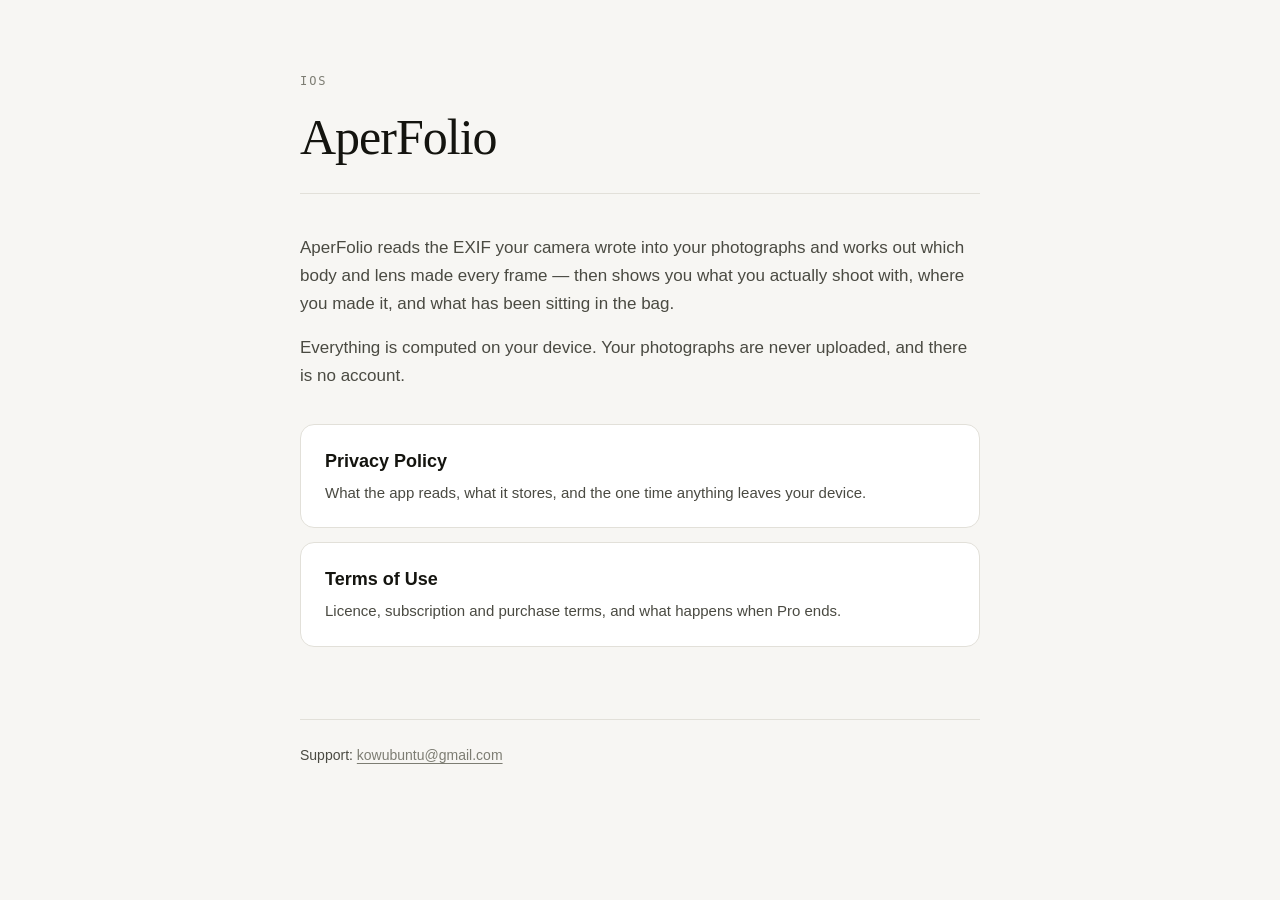
<file: index.html>
<!doctype html>
<html lang="en">
<head>
<meta charset="utf-8">
<meta name="viewport" content="width=device-width, initial-scale=1">
<title>AperFolio</title>
<meta name="description" content="A portfolio for the gear you shoot with. Privacy policy and terms of use.">
<link rel="stylesheet" href="style.css">
</head>
<body>
<div class="wrap">

<header class="masthead">
  <p class="eyebrow">iOS</p>
  <h1>AperFolio</h1>
</header>

<p>
  AperFolio reads the EXIF your camera wrote into your photographs and works out
  which body and lens made every frame — then shows you what you actually shoot
  with, where you made it, and what has been sitting in the bag.
</p>
<p>
  Everything is computed on your device. Your photographs are never uploaded,
  and there is no account.
</p>

<div class="cards">
  <a class="card" href="privacy.html">
    <div class="t">Privacy Policy</div>
    <div class="d">What the app reads, what it stores, and the one time anything leaves your device.</div>
  </a>
  <a class="card" href="terms.html">
    <div class="t">Terms of Use</div>
    <div class="d">Licence, subscription and purchase terms, and what happens when Pro ends.</div>
  </a>
</div>

<footer>
  <p>Support: <a href="mailto:kowubuntu@gmail.com">kowubuntu@gmail.com</a></p>
</footer>

</div>
</body>
</html>
</file>
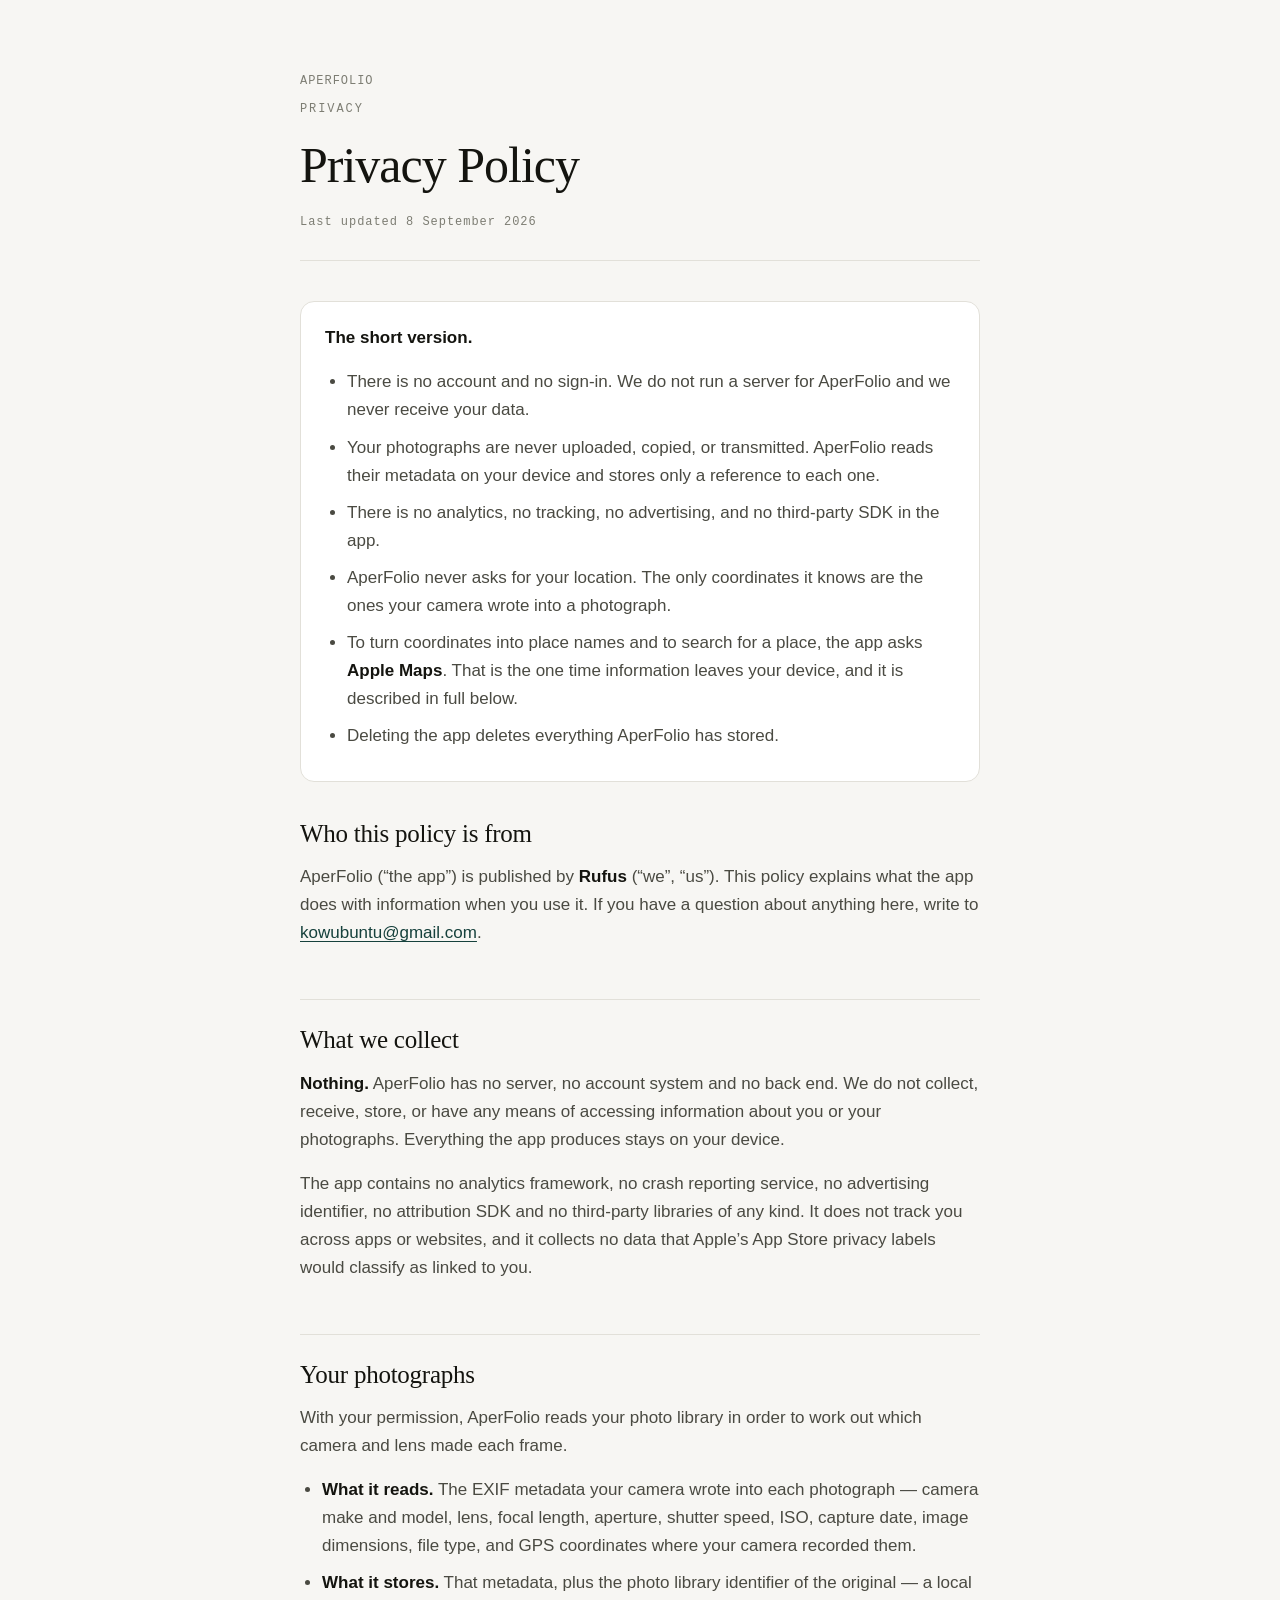
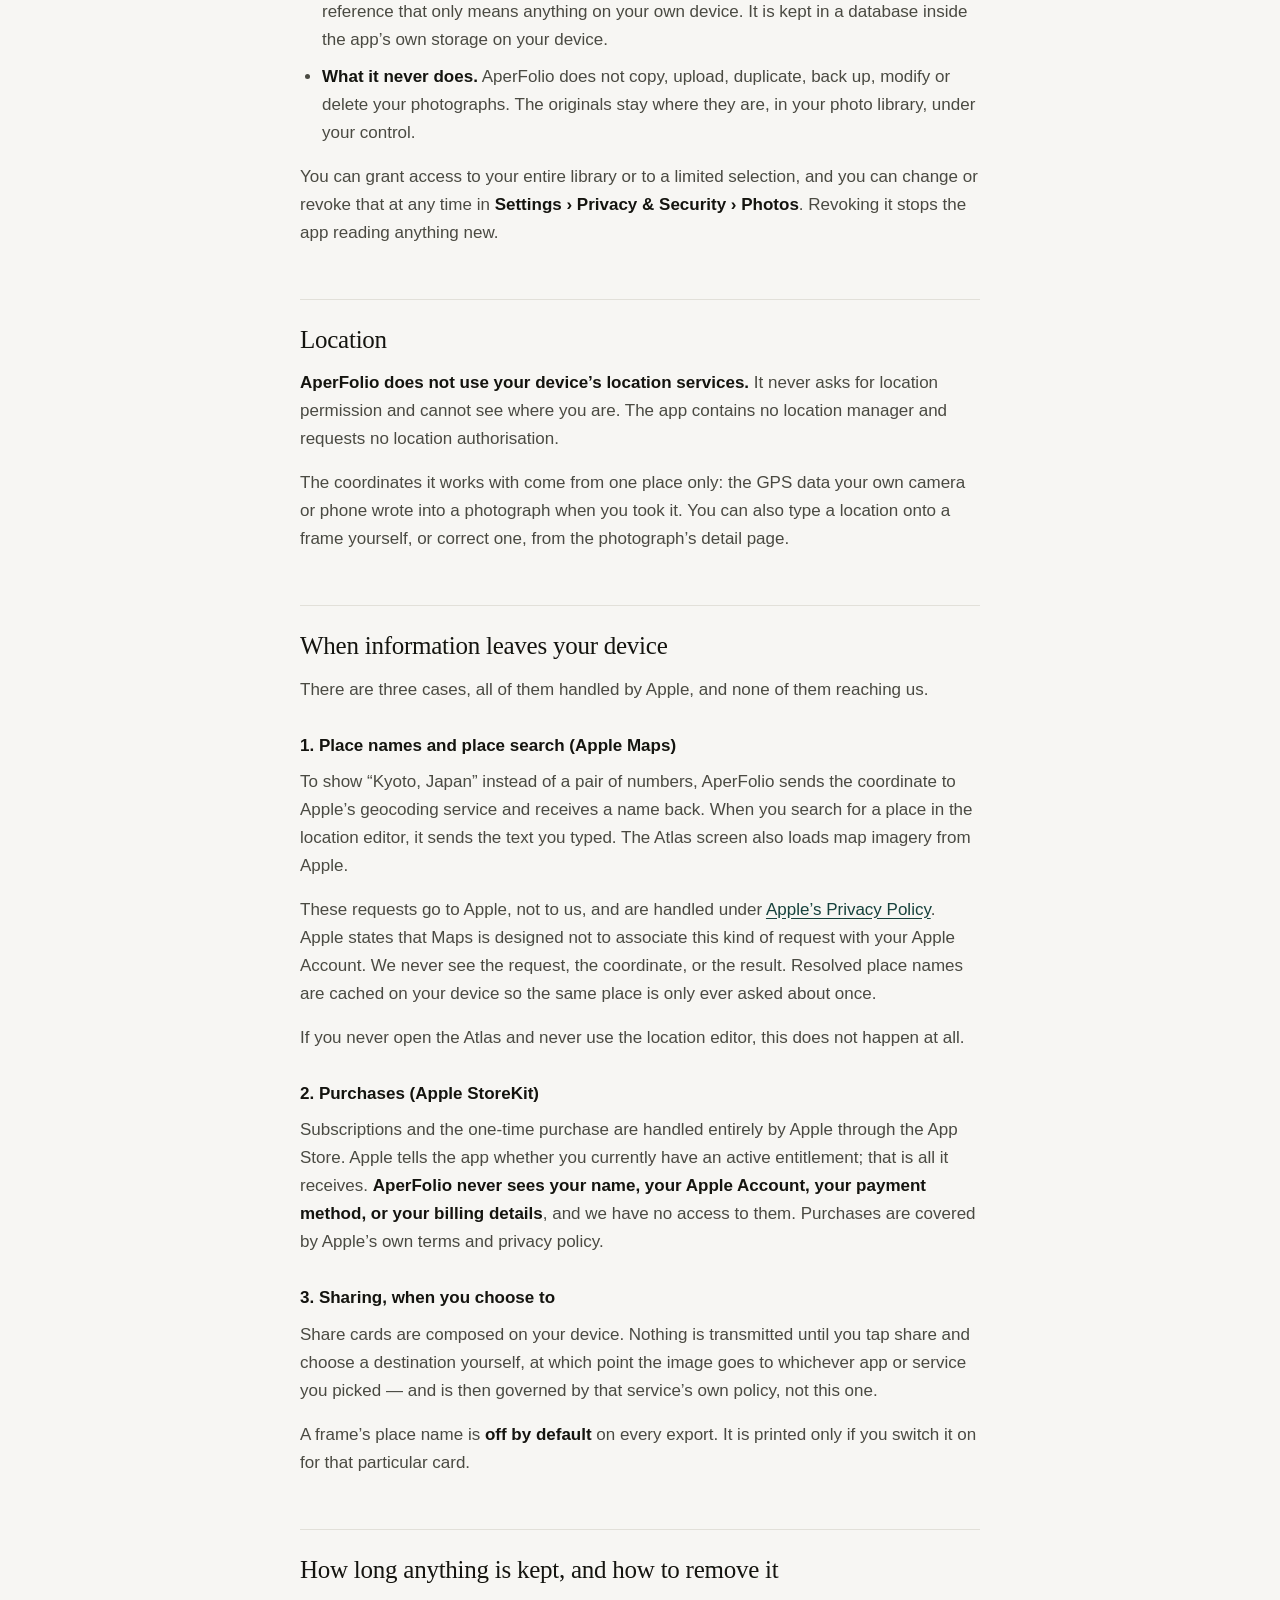
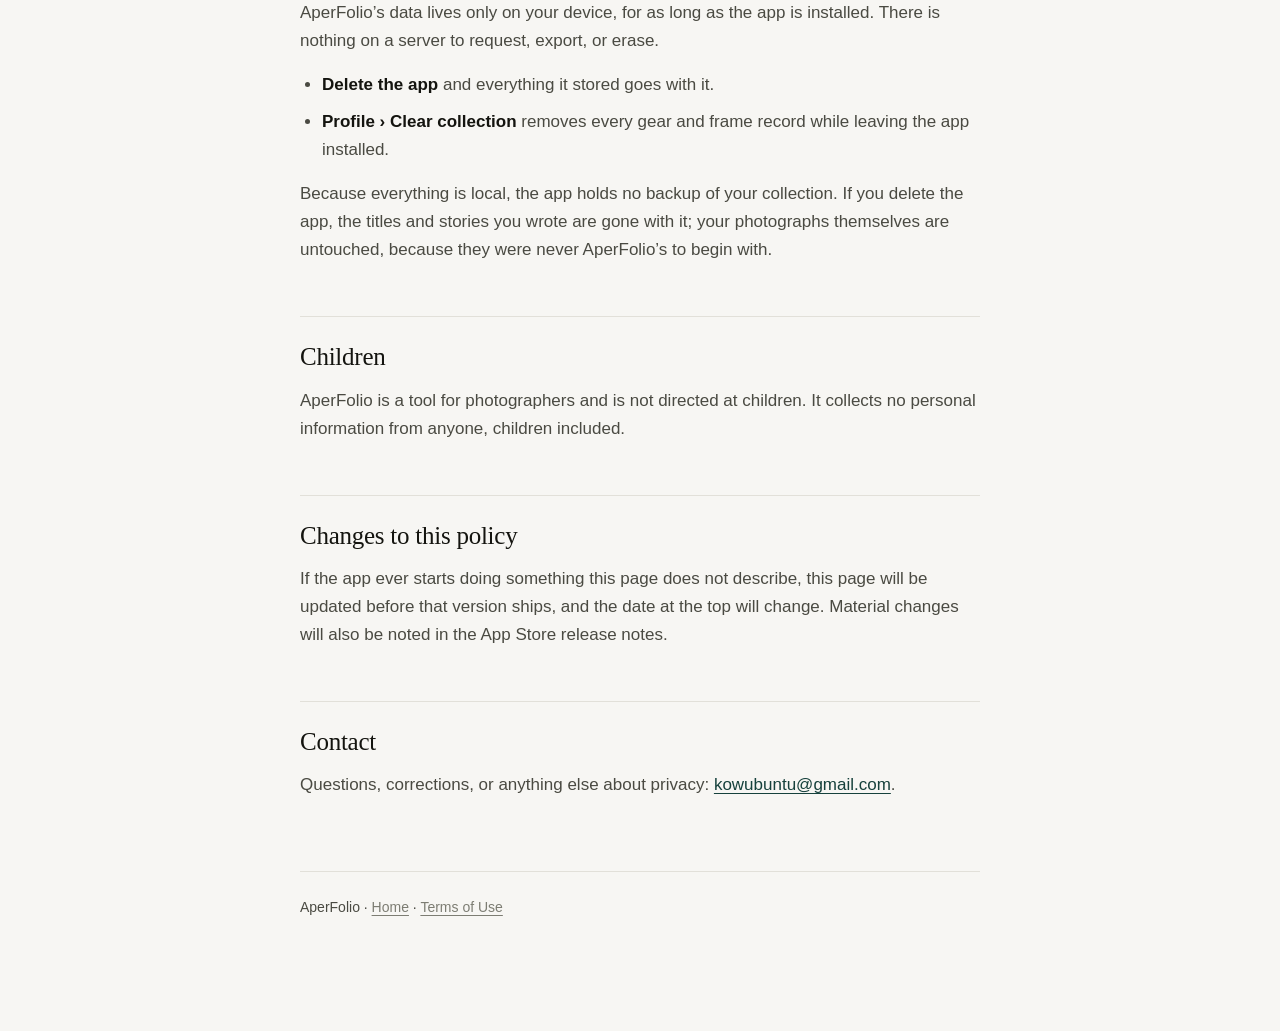
<file: privacy.html>
<!doctype html>
<html lang="en">
<head>
<meta charset="utf-8">
<meta name="viewport" content="width=device-width, initial-scale=1">
<title>Privacy Policy — AperFolio</title>
<meta name="description" content="How AperFolio handles your photographs and your data. Nothing is uploaded, and there is no account.">
<link rel="stylesheet" href="style.css">
</head>
<body>
<div class="wrap">

<header class="masthead">
  <nav class="crumbs"><a href="./">AperFolio</a></nav>
  <p class="eyebrow">Privacy</p>
  <h1>Privacy Policy</h1>
  <p class="updated">Last updated 8 September 2026</p>
</header>

<div class="summary">
  <p><strong>The short version.</strong></p>
  <ul>
    <li>There is no account and no sign-in. We do not run a server for AperFolio and we never receive your data.</li>
    <li>Your photographs are never uploaded, copied, or transmitted. AperFolio reads their metadata on your device and stores only a reference to each one.</li>
    <li>There is no analytics, no tracking, no advertising, and no third-party SDK in the app.</li>
    <li>AperFolio never asks for your location. The only coordinates it knows are the ones your camera wrote into a photograph.</li>
    <li>To turn coordinates into place names and to search for a place, the app asks <strong>Apple Maps</strong>. That is the one time information leaves your device, and it is described in full below.</li>
    <li>Deleting the app deletes everything AperFolio has stored.</li>
  </ul>
</div>

<h2>Who this policy is from</h2>
<p>
  AperFolio (“the app”) is published by <strong>Rufus</strong>
  (“we”, “us”). This policy explains what the app does with information when you use it.
  If you have a question about anything here, write to
  <a href="mailto:kowubuntu@gmail.com">kowubuntu@gmail.com</a>.
</p>

<h2>What we collect</h2>
<p>
  <strong>Nothing.</strong> AperFolio has no server, no account system and no
  back end. We do not collect, receive, store, or have any means of accessing
  information about you or your photographs. Everything the app produces stays
  on your device.
</p>
<p>
  The app contains no analytics framework, no crash reporting service, no
  advertising identifier, no attribution SDK and no third-party libraries of
  any kind. It does not track you across apps or websites, and it collects no
  data that Apple’s App Store privacy labels would classify as linked to you.
</p>

<h2>Your photographs</h2>
<p>
  With your permission, AperFolio reads your photo library in order to work out
  which camera and lens made each frame.
</p>
<ul>
  <li>
    <strong>What it reads.</strong> The EXIF metadata your camera wrote into each
    photograph — camera make and model, lens, focal length, aperture, shutter
    speed, ISO, capture date, image dimensions, file type, and GPS coordinates
    where your camera recorded them.
  </li>
  <li>
    <strong>What it stores.</strong> That metadata, plus the photo library
    identifier of the original — a local reference that only means anything on
    your own device. It is kept in a database inside the app’s own storage on
    your device.
  </li>
  <li>
    <strong>What it never does.</strong> AperFolio does not copy, upload,
    duplicate, back up, modify or delete your photographs. The originals stay
    where they are, in your photo library, under your control.
  </li>
</ul>
<p>
  You can grant access to your entire library or to a limited selection, and you
  can change or revoke that at any time in <strong>Settings › Privacy &amp;
  Security › Photos</strong>. Revoking it stops the app reading anything new.
</p>

<h2>Location</h2>
<p>
  <strong>AperFolio does not use your device’s location services.</strong> It
  never asks for location permission and cannot see where you are. The app
  contains no location manager and requests no location authorisation.
</p>
<p>
  The coordinates it works with come from one place only: the GPS data your own
  camera or phone wrote into a photograph when you took it. You can also type a
  location onto a frame yourself, or correct one, from the photograph’s detail
  page.
</p>

<h2>When information leaves your device</h2>
<p>
  There are three cases, all of them handled by Apple, and none of them
  reaching us.
</p>

<h3>1. Place names and place search (Apple Maps)</h3>
<p>
  To show “Kyoto, Japan” instead of a pair of numbers, AperFolio sends the
  coordinate to Apple’s geocoding service and receives a name back. When you
  search for a place in the location editor, it sends the text you typed. The
  Atlas screen also loads map imagery from Apple.
</p>
<p>
  These requests go to Apple, not to us, and are handled under
  <a href="https://www.apple.com/legal/privacy/" rel="noopener">Apple’s Privacy
  Policy</a>. Apple states that Maps is designed not to associate this kind of
  request with your Apple Account. We never see the request, the coordinate, or
  the result. Resolved place names are cached on your device so the same place
  is only ever asked about once.
</p>
<p>
  If you never open the Atlas and never use the location editor, this does not
  happen at all.
</p>

<h3>2. Purchases (Apple StoreKit)</h3>
<p>
  Subscriptions and the one-time purchase are handled entirely by Apple through
  the App Store. Apple tells the app whether you currently have an active
  entitlement; that is all it receives. <strong>AperFolio never sees your name,
  your Apple Account, your payment method, or your billing details</strong>, and
  we have no access to them. Purchases are covered by Apple’s own terms and
  privacy policy.
</p>

<h3>3. Sharing, when you choose to</h3>
<p>
  Share cards are composed on your device. Nothing is transmitted until you tap
  share and choose a destination yourself, at which point the image goes to
  whichever app or service you picked — and is then governed by that service’s
  own policy, not this one.
</p>
<p>
  A frame’s place name is <strong>off by default</strong> on every export. It is
  printed only if you switch it on for that particular card.
</p>

<h2>How long anything is kept, and how to remove it</h2>
<p>
  AperFolio’s data lives only on your device, for as long as the app is
  installed. There is nothing on a server to request, export, or erase.
</p>
<ul>
  <li><strong>Delete the app</strong> and everything it stored goes with it.</li>
  <li><strong>Profile › Clear collection</strong> removes every gear and frame
      record while leaving the app installed.</li>
</ul>
<p>
  Because everything is local, the app holds no backup of your collection. If
  you delete the app, the titles and stories you wrote are gone with it; your
  photographs themselves are untouched, because they were never AperFolio’s to
  begin with.
</p>

<h2>Children</h2>
<p>
  AperFolio is a tool for photographers and is not directed at children. It
  collects no personal information from anyone, children included.
</p>

<h2>Changes to this policy</h2>
<p>
  If the app ever starts doing something this page does not describe, this page
  will be updated before that version ships, and the date at the top will
  change. Material changes will also be noted in the App Store release notes.
</p>

<h2>Contact</h2>
<p>
  Questions, corrections, or anything else about privacy:
  <a href="mailto:kowubuntu@gmail.com">kowubuntu@gmail.com</a>.
</p>

<footer>
  <p>
    AperFolio · <a href="./">Home</a> · <a href="terms.html">Terms of Use</a>
  </p>
</footer>

</div>
</body>
</html>
</file>
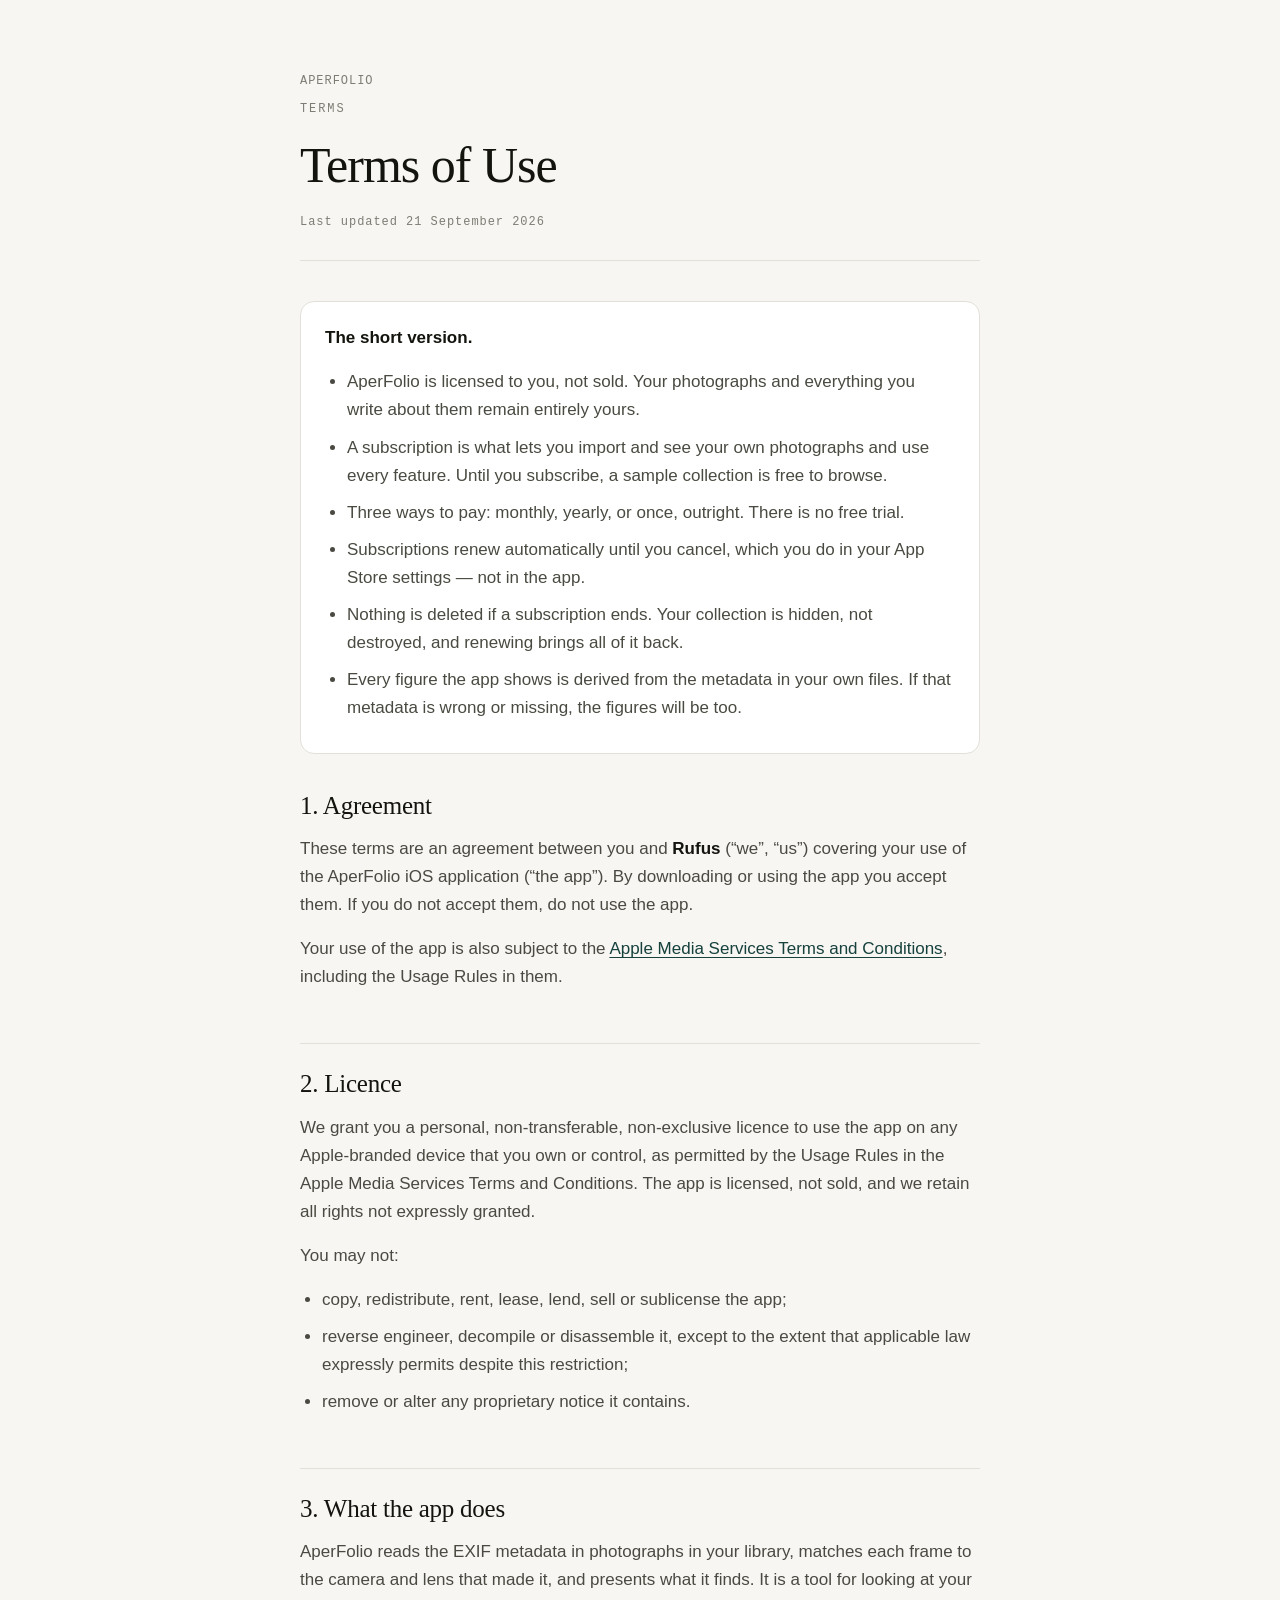
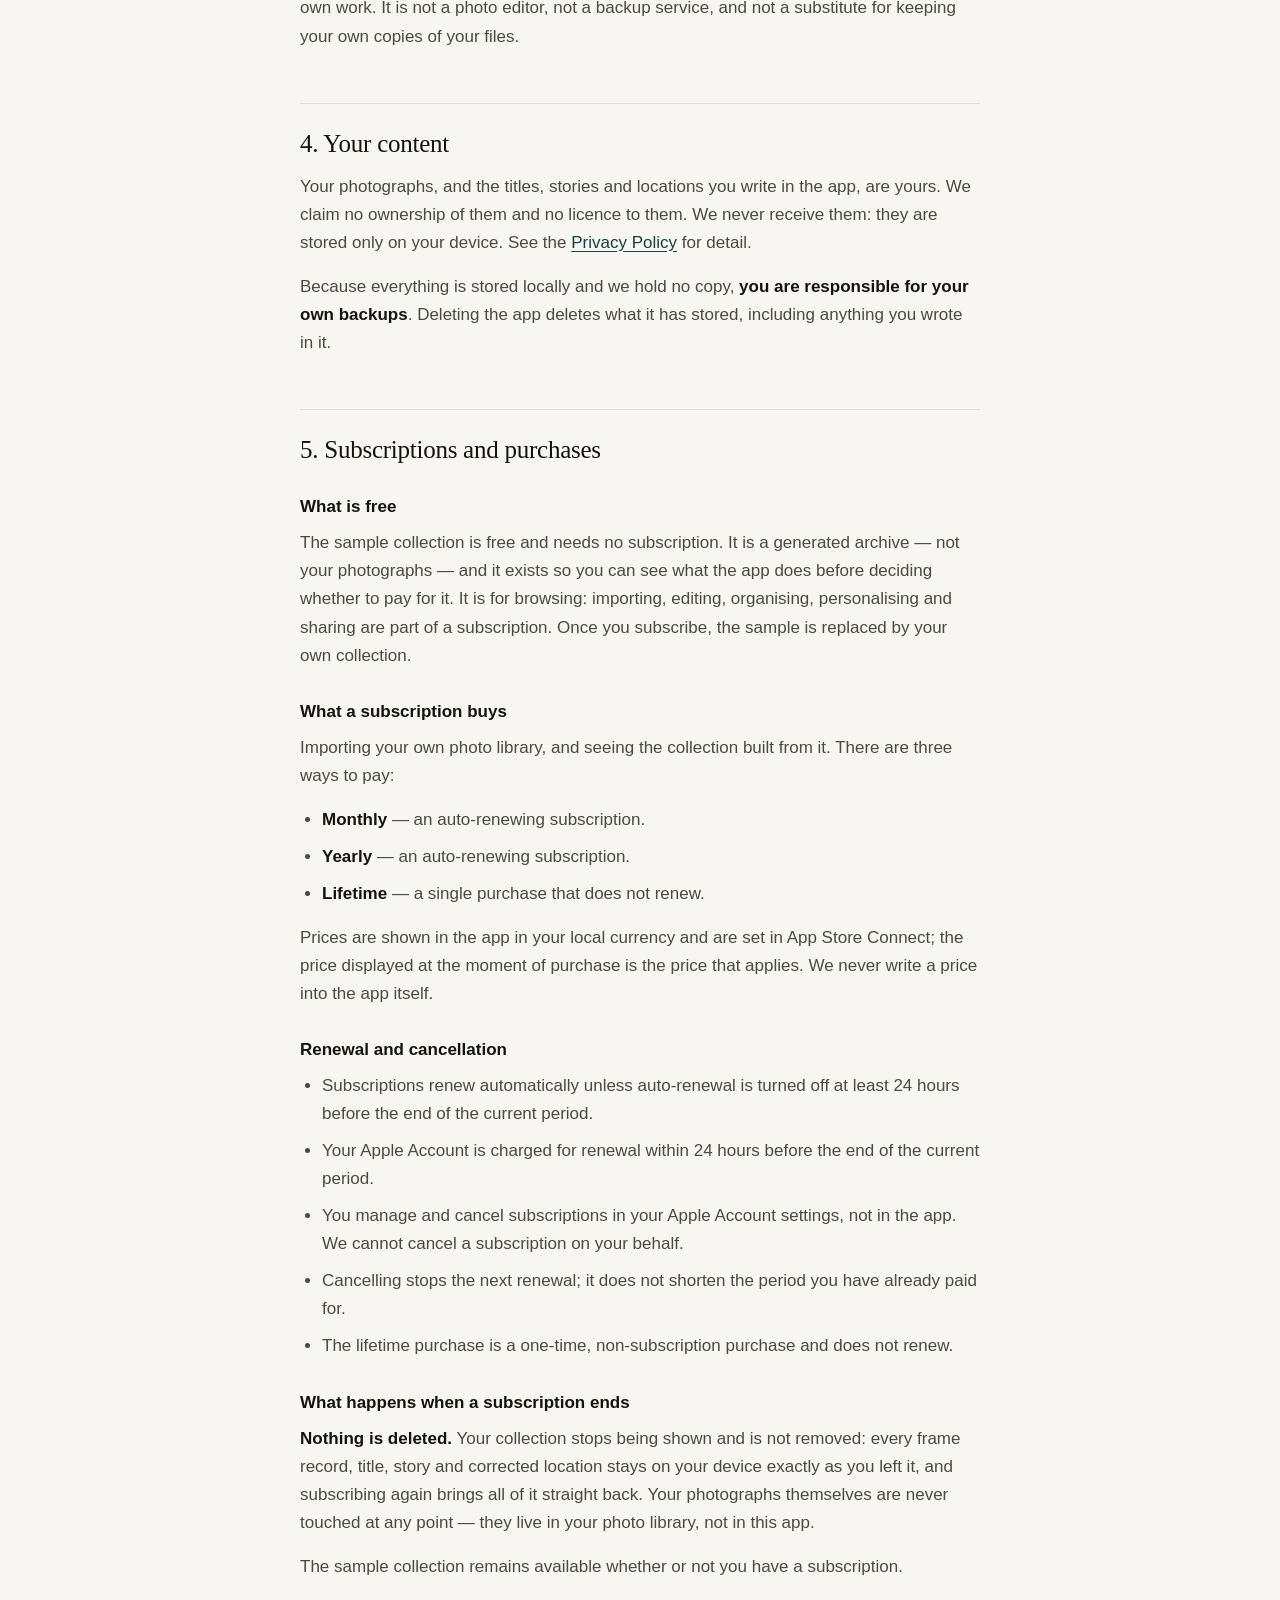
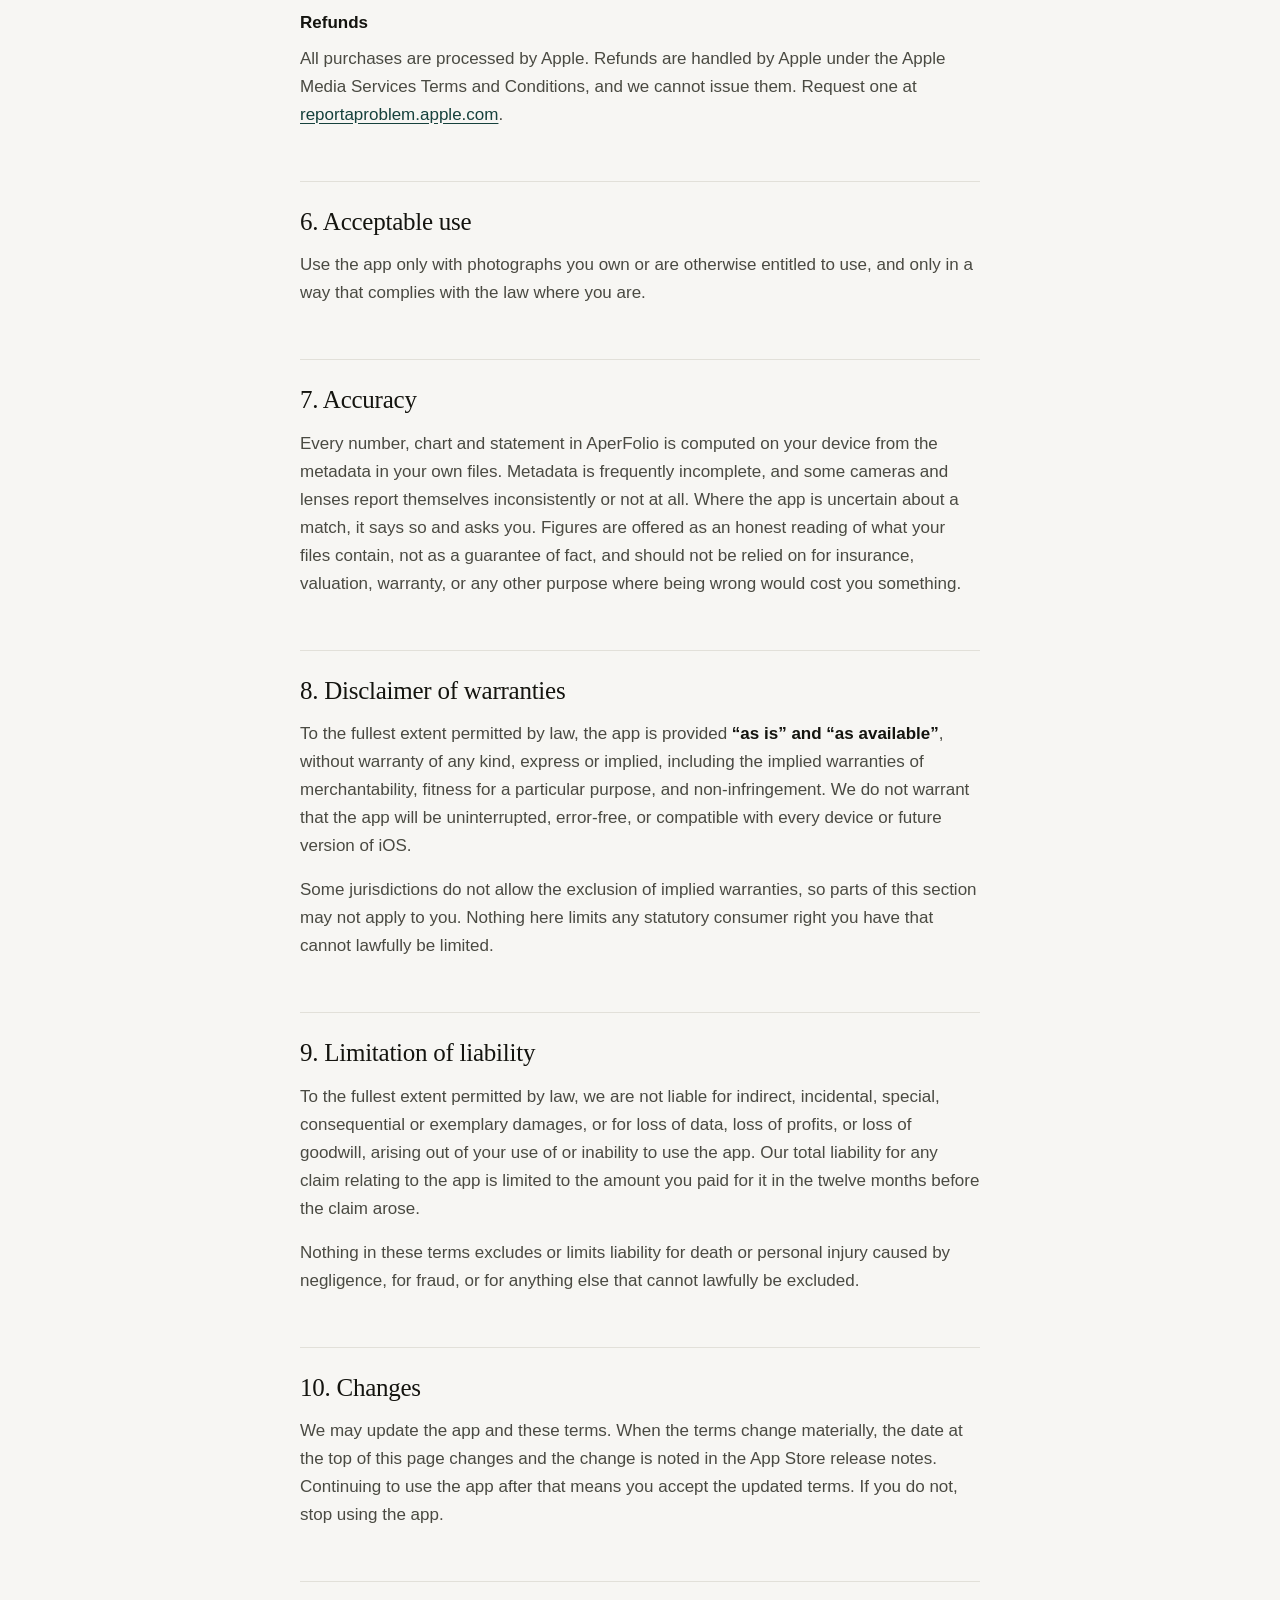
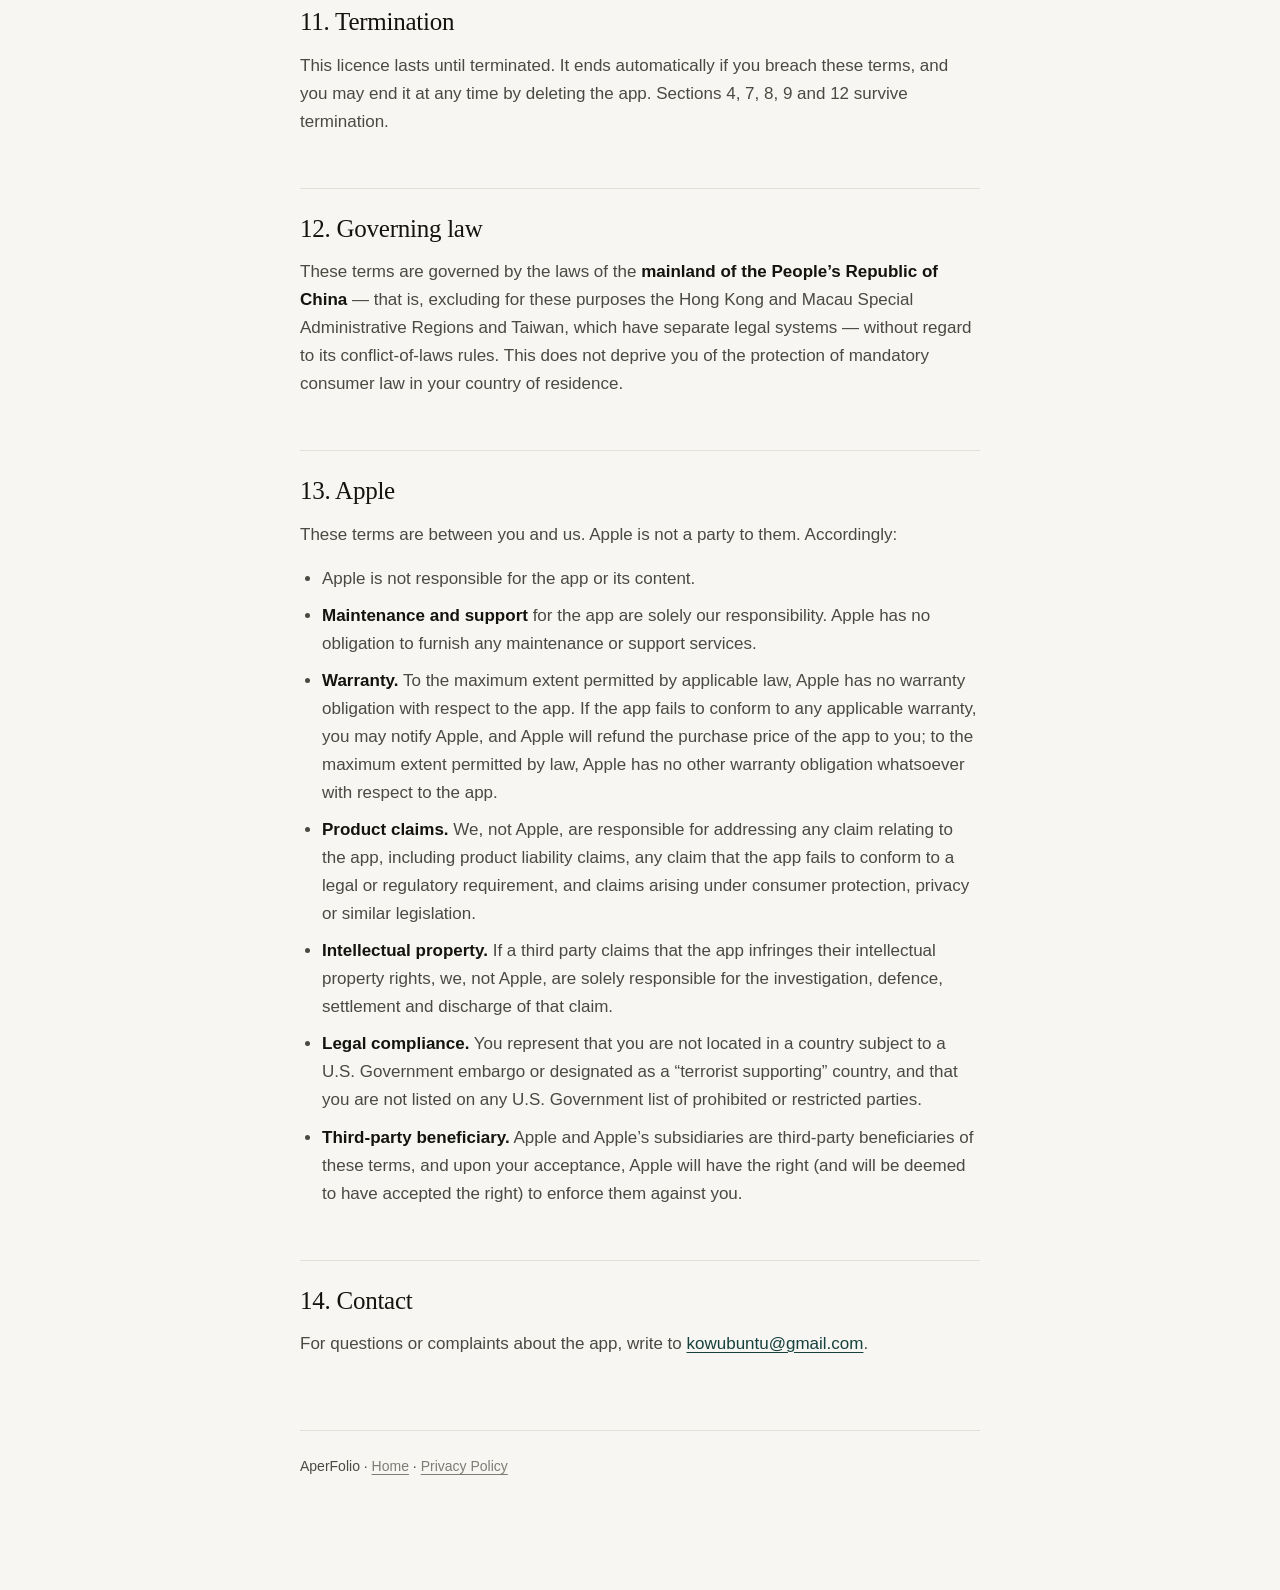
<file: terms.html>
<!doctype html>
<html lang="en">
<head>
<meta charset="utf-8">
<meta name="viewport" content="width=device-width, initial-scale=1">
<title>Terms of Use — AperFolio</title>
<meta name="description" content="The terms under which AperFolio is licensed, including subscription and purchase terms.">
<link rel="stylesheet" href="style.css">
</head>
<body>
<div class="wrap">

<header class="masthead">
  <nav class="crumbs"><a href="./">AperFolio</a></nav>
  <p class="eyebrow">Terms</p>
  <h1>Terms of Use</h1>
  <p class="updated">Last updated 21 September 2026</p>
</header>

<div class="summary">
  <p><strong>The short version.</strong></p>
  <ul>
    <li>AperFolio is licensed to you, not sold. Your photographs and everything you write about them remain entirely yours.</li>
    <li>A subscription is what lets you import and see your own photographs and use every feature. Until you subscribe, a sample collection is free to browse.</li>
    <li>Three ways to pay: monthly, yearly, or once, outright. There is no free trial.</li>
    <li>Subscriptions renew automatically until you cancel, which you do in your App Store settings — not in the app.</li>
    <li>Nothing is deleted if a subscription ends. Your collection is hidden, not destroyed, and renewing brings all of it back.</li>
    <li>Every figure the app shows is derived from the metadata in your own files. If that metadata is wrong or missing, the figures will be too.</li>
  </ul>
</div>

<h2>1. Agreement</h2>
<p>
  These terms are an agreement between you and <strong>Rufus</strong> (“we”, “us”) covering your use of the AperFolio iOS application
  (“the app”). By downloading or using the app you accept them. If you do not
  accept them, do not use the app.
</p>
<p>
  Your use of the app is also subject to the
  <a href="https://www.apple.com/legal/internet-services/itunes/" rel="noopener">Apple
  Media Services Terms and Conditions</a>, including the Usage Rules in them.
</p>

<h2>2. Licence</h2>
<p>
  We grant you a personal, non-transferable, non-exclusive licence to use the app
  on any Apple-branded device that you own or control, as permitted by the Usage
  Rules in the Apple Media Services Terms and Conditions. The app is licensed,
  not sold, and we retain all rights not expressly granted.
</p>
<p>You may not:</p>
<ul>
  <li>copy, redistribute, rent, lease, lend, sell or sublicense the app;</li>
  <li>reverse engineer, decompile or disassemble it, except to the extent that
      applicable law expressly permits despite this restriction;</li>
  <li>remove or alter any proprietary notice it contains.</li>
</ul>

<h2>3. What the app does</h2>
<p>
  AperFolio reads the EXIF metadata in photographs in your library, matches each
  frame to the camera and lens that made it, and presents what it finds. It is a
  tool for looking at your own work. It is not a photo editor, not a backup
  service, and not a substitute for keeping your own copies of your files.
</p>

<h2>4. Your content</h2>
<p>
  Your photographs, and the titles, stories and locations you write in the app,
  are yours. We claim no ownership of them and no licence to them. We never
  receive them: they are stored only on your device. See the
  <a href="privacy.html">Privacy Policy</a> for detail.
</p>
<p>
  Because everything is stored locally and we hold no copy, <strong>you are
  responsible for your own backups</strong>. Deleting the app deletes what it
  has stored, including anything you wrote in it.
</p>

<h2>5. Subscriptions and purchases</h2>

<h3>What is free</h3>
<p>
  The sample collection is free and needs no subscription. It is a generated
  archive — not your photographs — and it exists so you can see what the app
  does before deciding whether to pay for it. It is for browsing: importing,
  editing, organising, personalising and sharing are part of a subscription.
  Once you subscribe, the sample is replaced by your own collection.
</p>

<h3>What a subscription buys</h3>
<p>
  Importing your own photo library, and seeing the collection built from it.
  There are three ways to pay:
</p>
<ul>
  <li><strong>Monthly</strong> — an auto-renewing subscription.</li>
  <li><strong>Yearly</strong> — an auto-renewing subscription.</li>
  <li><strong>Lifetime</strong> — a single purchase that does not renew.</li>
</ul>
<p>
  Prices are shown in the app in your local currency and are set in App Store
  Connect; the price displayed at the moment of purchase is the price that
  applies. We never write a price into the app itself.
</p>

<h3>Renewal and cancellation</h3>
<ul>
  <li>Subscriptions renew automatically unless auto-renewal is turned off at
      least 24 hours before the end of the current period.</li>
  <li>Your Apple Account is charged for renewal within 24 hours before the end of
      the current period.</li>
  <li>You manage and cancel subscriptions in your Apple Account settings, not in
      the app. We cannot cancel a subscription on your behalf.</li>
  <li>Cancelling stops the next renewal; it does not shorten the period you have
      already paid for.</li>
  <li>The lifetime purchase is a one-time, non-subscription purchase and does not
      renew.</li>
</ul>

<h3>What happens when a subscription ends</h3>
<p>
  <strong>Nothing is deleted.</strong> Your collection stops being shown and is
  not removed: every frame record, title, story and corrected location stays on
  your device exactly as you left it, and subscribing again brings all of it
  straight back. Your photographs themselves are never touched at any point —
  they live in your photo library, not in this app.
</p>
<p>
  The sample collection remains available whether or not you have a subscription.
</p>

<h3>Refunds</h3>
<p>
  All purchases are processed by Apple. Refunds are handled by Apple under the
  Apple Media Services Terms and Conditions, and we cannot issue them. Request
  one at <a href="https://reportaproblem.apple.com" rel="noopener">reportaproblem.apple.com</a>.
</p>

<h2>6. Acceptable use</h2>
<p>
  Use the app only with photographs you own or are otherwise entitled to use, and
  only in a way that complies with the law where you are.
</p>

<h2>7. Accuracy</h2>
<p>
  Every number, chart and statement in AperFolio is computed on your device from
  the metadata in your own files. Metadata is frequently incomplete, and some
  cameras and lenses report themselves inconsistently or not at all. Where the
  app is uncertain about a match, it says so and asks you. Figures are offered as
  an honest reading of what your files contain, not as a guarantee of fact, and
  should not be relied on for insurance, valuation, warranty, or any other
  purpose where being wrong would cost you something.
</p>

<h2>8. Disclaimer of warranties</h2>
<p>
  To the fullest extent permitted by law, the app is provided <strong>“as is” and
  “as available”</strong>, without warranty of any kind, express or implied,
  including the implied warranties of merchantability, fitness for a particular
  purpose, and non-infringement. We do not warrant that the app will be
  uninterrupted, error-free, or compatible with every device or future version of
  iOS.
</p>
<p>
  Some jurisdictions do not allow the exclusion of implied warranties, so parts
  of this section may not apply to you. Nothing here limits any statutory
  consumer right you have that cannot lawfully be limited.
</p>

<h2>9. Limitation of liability</h2>
<p>
  To the fullest extent permitted by law, we are not liable for indirect,
  incidental, special, consequential or exemplary damages, or for loss of data,
  loss of profits, or loss of goodwill, arising out of your use of or inability
  to use the app. Our total liability for any claim relating to the app is
  limited to the amount you paid for it in the twelve months before the claim
  arose.
</p>
<p>
  Nothing in these terms excludes or limits liability for death or personal
  injury caused by negligence, for fraud, or for anything else that cannot
  lawfully be excluded.
</p>

<h2>10. Changes</h2>
<p>
  We may update the app and these terms. When the terms change materially, the
  date at the top of this page changes and the change is noted in the App Store
  release notes. Continuing to use the app after that means you accept the
  updated terms. If you do not, stop using the app.
</p>

<h2>11. Termination</h2>
<p>
  This licence lasts until terminated. It ends automatically if you breach these
  terms, and you may end it at any time by deleting the app. Sections 4, 7, 8, 9
  and 12 survive termination.
</p>

<h2>12. Governing law</h2>
<p>
  These terms are governed by the laws of the <strong>mainland of the People’s
  Republic of China</strong> — that is, excluding for these purposes the Hong
  Kong and Macau Special Administrative Regions and Taiwan, which have separate
  legal systems — without regard to its conflict-of-laws rules. This does not
  deprive you of the protection of mandatory consumer law in your country of
  residence.
</p>

<h2>13. Apple</h2>
<p>These terms are between you and us. Apple is not a party to them. Accordingly:</p>
<ul>
  <li>Apple is not responsible for the app or its content.</li>
  <li><strong>Maintenance and support</strong> for the app are solely our
      responsibility. Apple has no obligation to furnish any maintenance or
      support services.</li>
  <li><strong>Warranty.</strong> To the maximum extent permitted by applicable
      law, Apple has no warranty obligation with respect to the app. If the app
      fails to conform to any applicable warranty, you may notify Apple, and
      Apple will refund the purchase price of the app to you; to the maximum
      extent permitted by law, Apple has no other warranty obligation whatsoever
      with respect to the app.</li>
  <li><strong>Product claims.</strong> We, not Apple, are responsible for
      addressing any claim relating to the app, including product liability
      claims, any claim that the app fails to conform to a legal or regulatory
      requirement, and claims arising under consumer protection, privacy or
      similar legislation.</li>
  <li><strong>Intellectual property.</strong> If a third party claims that the
      app infringes their intellectual property rights, we, not Apple, are
      solely responsible for the investigation, defence, settlement and
      discharge of that claim.</li>
  <li><strong>Legal compliance.</strong> You represent that you are not located
      in a country subject to a U.S. Government embargo or designated as a
      “terrorist supporting” country, and that you are not listed on any U.S.
      Government list of prohibited or restricted parties.</li>
  <li><strong>Third-party beneficiary.</strong> Apple and Apple’s subsidiaries
      are third-party beneficiaries of these terms, and upon your acceptance,
      Apple will have the right (and will be deemed to have accepted the right)
      to enforce them against you.</li>
</ul>

<h2>14. Contact</h2>
<p>
  For questions or complaints about the app, write to
  <a href="mailto:kowubuntu@gmail.com">kowubuntu@gmail.com</a>.
</p>

<footer>
  <p>
    AperFolio · <a href="./">Home</a> · <a href="privacy.html">Privacy Policy</a>
  </p>
</footer>

</div>
</body>
</html>
</file>
<file: style.css>
/* AperFolio — legal pages.
   One stylesheet for all three, kept close to the app's register: a serif for
   the headings, a mono for the eyebrows, and a warm paper ground. */

:root {
    color-scheme: light dark;
    --bg: #f7f6f3;
    --surface: #ffffff;
    --ink: #14140f;
    --ink-secondary: #4a4a42;
    --ink-tertiary: #7d7d73;
    --rule: #e2e0d9;
    --accent: #16413c;
    --serif: "New York", ui-serif, Georgia, "Times New Roman", serif;
    --sans: -apple-system, BlinkMacSystemFont, "SF Pro Text", "Segoe UI", Roboto, sans-serif;
    --mono: ui-monospace, "SF Mono", SFMono-Regular, Menlo, Consolas, monospace;
}

@media (prefers-color-scheme: dark) {
    :root {
        --bg: #14140f;
        --surface: #1c1c17;
        --ink: #f2f1ec;
        --ink-secondary: #bfbdb4;
        --ink-tertiary: #8b8980;
        --rule: #2e2e27;
        --accent: #8fd3c6;
    }
}

* { box-sizing: border-box; }

html { -webkit-text-size-adjust: 100%; }

body {
    margin: 0;
    padding: 0 20px 96px;
    background: var(--bg);
    color: var(--ink);
    font-family: var(--sans);
    font-size: 17px;
    line-height: 1.65;
    -webkit-font-smoothing: antialiased;
}

.wrap { max-width: 680px; margin: 0 auto; }

header.masthead {
    padding: 72px 0 28px;
    border-bottom: 1px solid var(--rule);
    margin-bottom: 40px;
}

.eyebrow {
    font-family: var(--mono);
    font-size: 12px;
    letter-spacing: 0.16em;
    text-transform: uppercase;
    color: var(--ink-tertiary);
    margin: 0 0 18px;
}

h1 {
    font-family: var(--serif);
    font-weight: 400;
    font-size: clamp(34px, 7vw, 50px);
    line-height: 1.1;
    letter-spacing: -0.02em;
    margin: 0;
}

h2 {
    font-family: var(--serif);
    font-weight: 400;
    font-size: 25px;
    line-height: 1.25;
    letter-spacing: -0.01em;
    margin: 52px 0 14px;
    padding-top: 24px;
    border-top: 1px solid var(--rule);
}

h2:first-of-type { border-top: none; padding-top: 0; margin-top: 36px; }

h3 {
    font-family: var(--sans);
    font-weight: 600;
    font-size: 17px;
    margin: 28px 0 8px;
}

p, li { color: var(--ink-secondary); }
p { margin: 0 0 16px; }

ul { padding-left: 22px; margin: 0 0 16px; }
li { margin-bottom: 9px; }

strong { color: var(--ink); font-weight: 600; }

a { color: var(--accent); text-underline-offset: 3px; }
a:hover { text-decoration-thickness: 2px; }

/* The plain-language summary that opens each policy. */
.summary {
    background: var(--surface);
    border: 1px solid var(--rule);
    border-radius: 14px;
    padding: 22px 24px;
    margin: 0 0 8px;
}
.summary p:last-child { margin-bottom: 0; }
.summary ul { margin-bottom: 0; }

.updated {
    font-family: var(--mono);
    font-size: 12px;
    letter-spacing: 0.08em;
    color: var(--ink-tertiary);
    margin: 20px 0 0;
}

footer {
    margin-top: 72px;
    padding-top: 24px;
    border-top: 1px solid var(--rule);
    font-size: 14px;
    color: var(--ink-tertiary);
}
footer a { color: var(--ink-tertiary); }

nav.crumbs {
    font-family: var(--mono);
    font-size: 12px;
    letter-spacing: 0.08em;
    text-transform: uppercase;
    margin-bottom: 8px;
}
nav.crumbs a { color: var(--ink-tertiary); text-decoration: none; }
nav.crumbs a:hover { text-decoration: underline; }

/* Index page cards. */
.cards { display: grid; gap: 14px; margin-top: 34px; }
.card {
    display: block;
    background: var(--surface);
    border: 1px solid var(--rule);
    border-radius: 14px;
    padding: 22px 24px;
    text-decoration: none;
    color: inherit;
}
.card:hover { border-color: var(--ink-tertiary); }
.card .t { font-weight: 600; font-size: 18px; margin-bottom: 4px; color: var(--ink); }
.card .d { color: var(--ink-secondary); font-size: 15px; }
</file>
